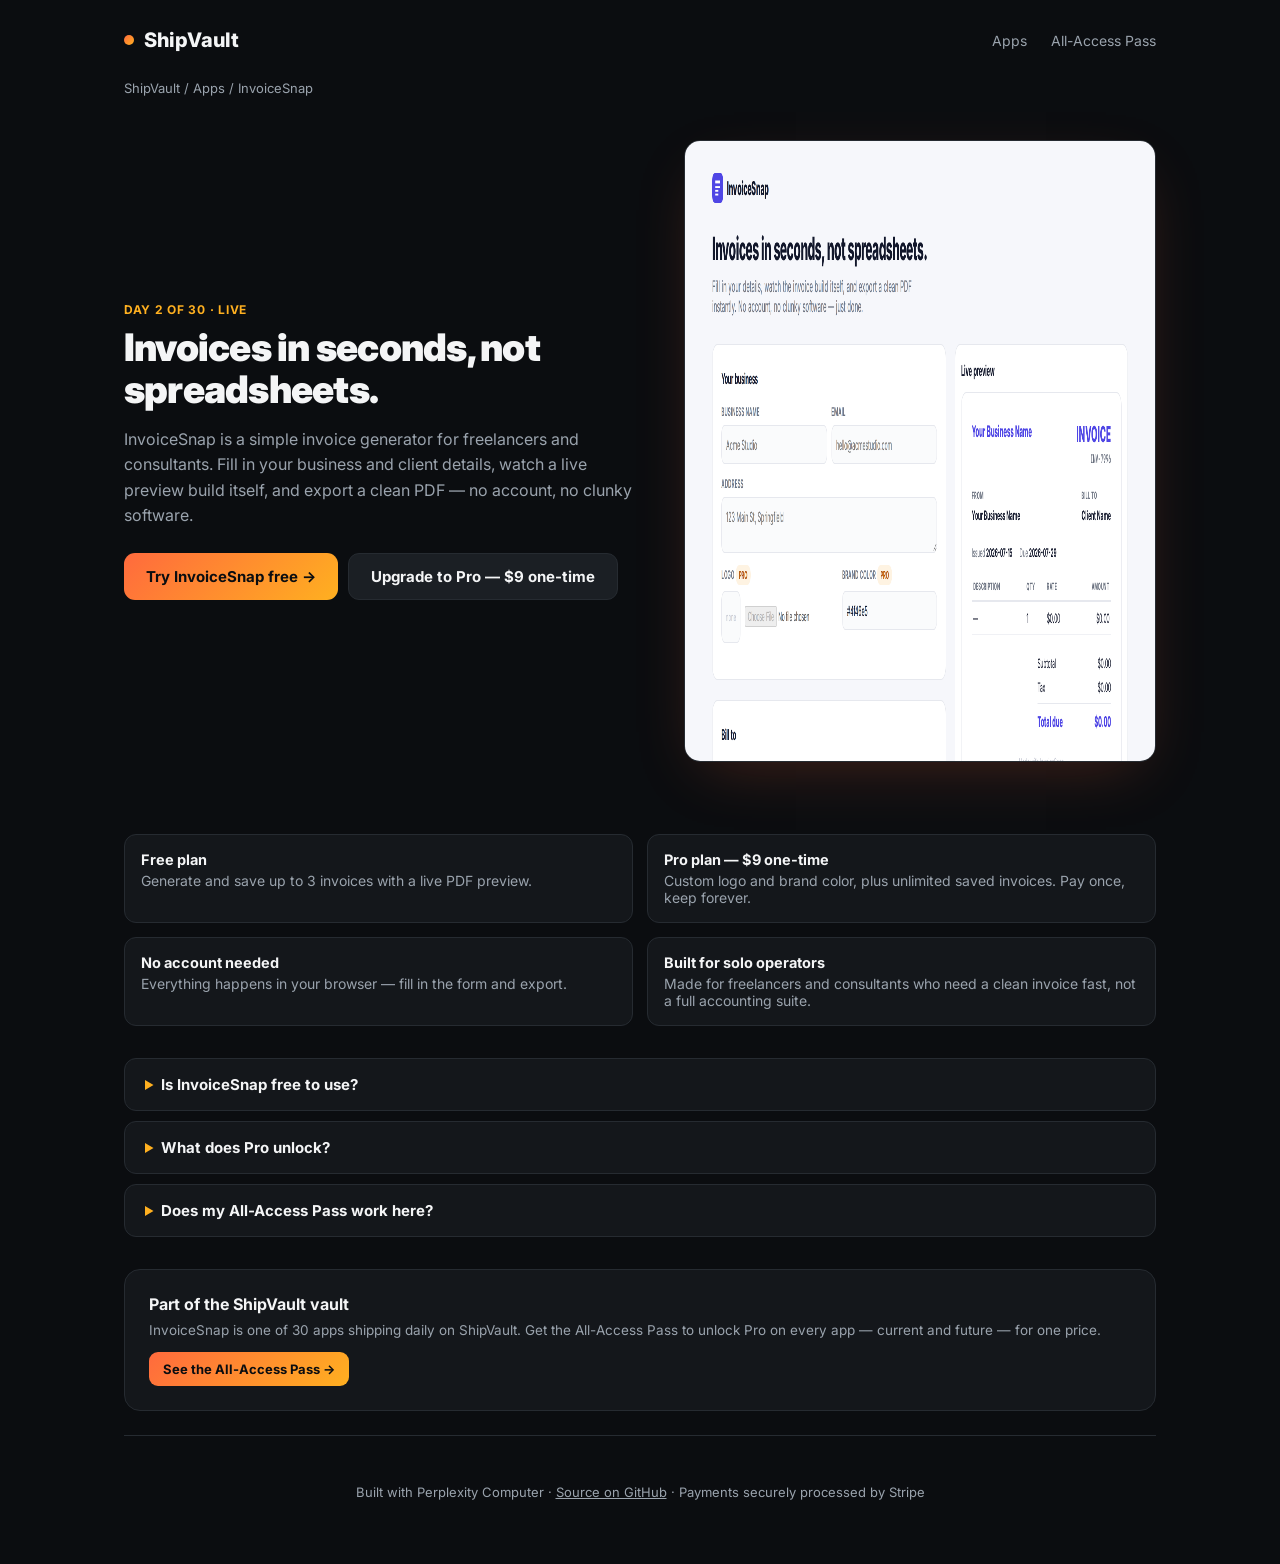
<file: apps/invoicesnap.html>
<!DOCTYPE html>
<html lang="en">
<head>
<meta charset="UTF-8" />
<meta name="viewport" content="width=device-width, initial-scale=1.0" />
<title>InvoiceSnap — Simple Invoice Generator | ShipVault</title>
<meta name="description" content="Fill in your details, watch the invoice build itself, and export a clean PDF instantly. Pro adds custom branding and unlimited invoices for $9 one-time." />
<link rel="canonical" href="https://shipvault.vercel.app/apps/invoicesnap" />
<meta property="og:title" content="InvoiceSnap — Simple Invoice Generator" />
<meta property="og:description" content="Invoices in seconds, not spreadsheets. A simple invoice generator with PDF export." />
<meta property="og:type" content="website" />
<meta property="og:image" content="https://shipvault.vercel.app/assets/invoicesnap.png" />
<link rel="preconnect" href="https://fonts.googleapis.com">
<link href="https://fonts.googleapis.com/css2?family=Inter:wght@400;500;600;700;800;900&display=swap" rel="stylesheet">
<link rel="stylesheet" href="/assets/style.css">
<script type="application/ld+json">
{
  "@context": "https://schema.org",
  "@type": "SoftwareApplication",
  "name": "InvoiceSnap",
  "applicationCategory": "BusinessApplication",
  "operatingSystem": "Web",
  "description": "Simple invoice generator with PDF export. Pro adds custom branding/logo and unlimited saved invoices.",
  "offers": {
    "@type": "Offer",
    "price": "9",
    "priceCurrency": "USD"
  },
  "url": "https://invoicesnap-smoky.vercel.app"
}
</script>
</head>
<body>
<div class="wrap">
  <nav>
    <a class="logo" href="/"><span class="dot"></span> ShipVault</a>
    <div class="nav-links"><a href="/#apps">Apps</a><a href="/#pricing">All-Access Pass</a></div>
  </nav>

  <div class="breadcrumb"><a href="/">ShipVault</a> / <a href="/#apps">Apps</a> / InvoiceSnap</div>

  <div class="detail-hero">
    <div>
      <div class="day-tag">DAY 2 OF 30 · LIVE</div>
      <h1>Invoices in seconds, not spreadsheets.</h1>
      <p class="lede">InvoiceSnap is a simple invoice generator for freelancers and consultants. Fill in your business and client details, watch a live preview build itself, and export a clean PDF — no account, no clunky software.</p>
      <div class="cta-row">
        <a class="btn btn-primary" href="https://invoicesnap-smoky.vercel.app" target="_blank" rel="noopener">Try InvoiceSnap free →</a>
        <a class="btn" href="https://buy.stripe.com/5kQfZh3PcaLjghj0SY04803" target="_blank" rel="noopener">Upgrade to Pro — $9 one-time</a>
      </div>
    </div>
    <div class="shot-frame"><img src="/assets/invoicesnap.png" alt="InvoiceSnap invoice generator screenshot" loading="lazy" width="1280" height="620"></div>
  </div>

  <div class="feature-list">
    <div class="feature-item"><b>Free plan</b>Generate and save up to 3 invoices with a live PDF preview.</div>
    <div class="feature-item"><b>Pro plan — $9 one-time</b>Custom logo and brand color, plus unlimited saved invoices. Pay once, keep forever.</div>
    <div class="feature-item"><b>No account needed</b>Everything happens in your browser — fill in the form and export.</div>
    <div class="feature-item"><b>Built for solo operators</b>Made for freelancers and consultants who need a clean invoice fast, not a full accounting suite.</div>
  </div>

  <div class="faq">
    <details>
      <summary>Is InvoiceSnap free to use?</summary>
      <p>Yes — the free plan lets you create and save up to 3 invoices with full PDF export.</p>
    </details>
    <details>
      <summary>What does Pro unlock?</summary>
      <p>Pro adds a custom logo and brand color on your invoices and removes the 3-invoice save limit — for a one-time $9 payment, not a subscription.</p>
    </details>
    <details>
      <summary>Does my All-Access Pass work here?</summary>
      <p>Yes — if you already own the ShipVault All-Access Pass, paste your key into the "All-Access Pass" box in the bottom-right corner of the app to unlock Pro instantly.</p>
    </details>
  </div>

  <div class="related">
    <h3>Part of the ShipVault vault</h3>
    <p>InvoiceSnap is one of 30 apps shipping daily on ShipVault. Get the All-Access Pass to unlock Pro on every app — current and future — for one price.</p>
    <a class="btn btn-primary btn-sm" href="/#pricing">See the All-Access Pass →</a>
  </div>

  <footer>Built with Perplexity Computer · <a href="https://github.com/ProfessorInfluence/invoicesnap" target="_blank" rel="noopener">Source on GitHub</a> · Payments securely processed by Stripe</footer>
</div>
</body>
</html>
</file>
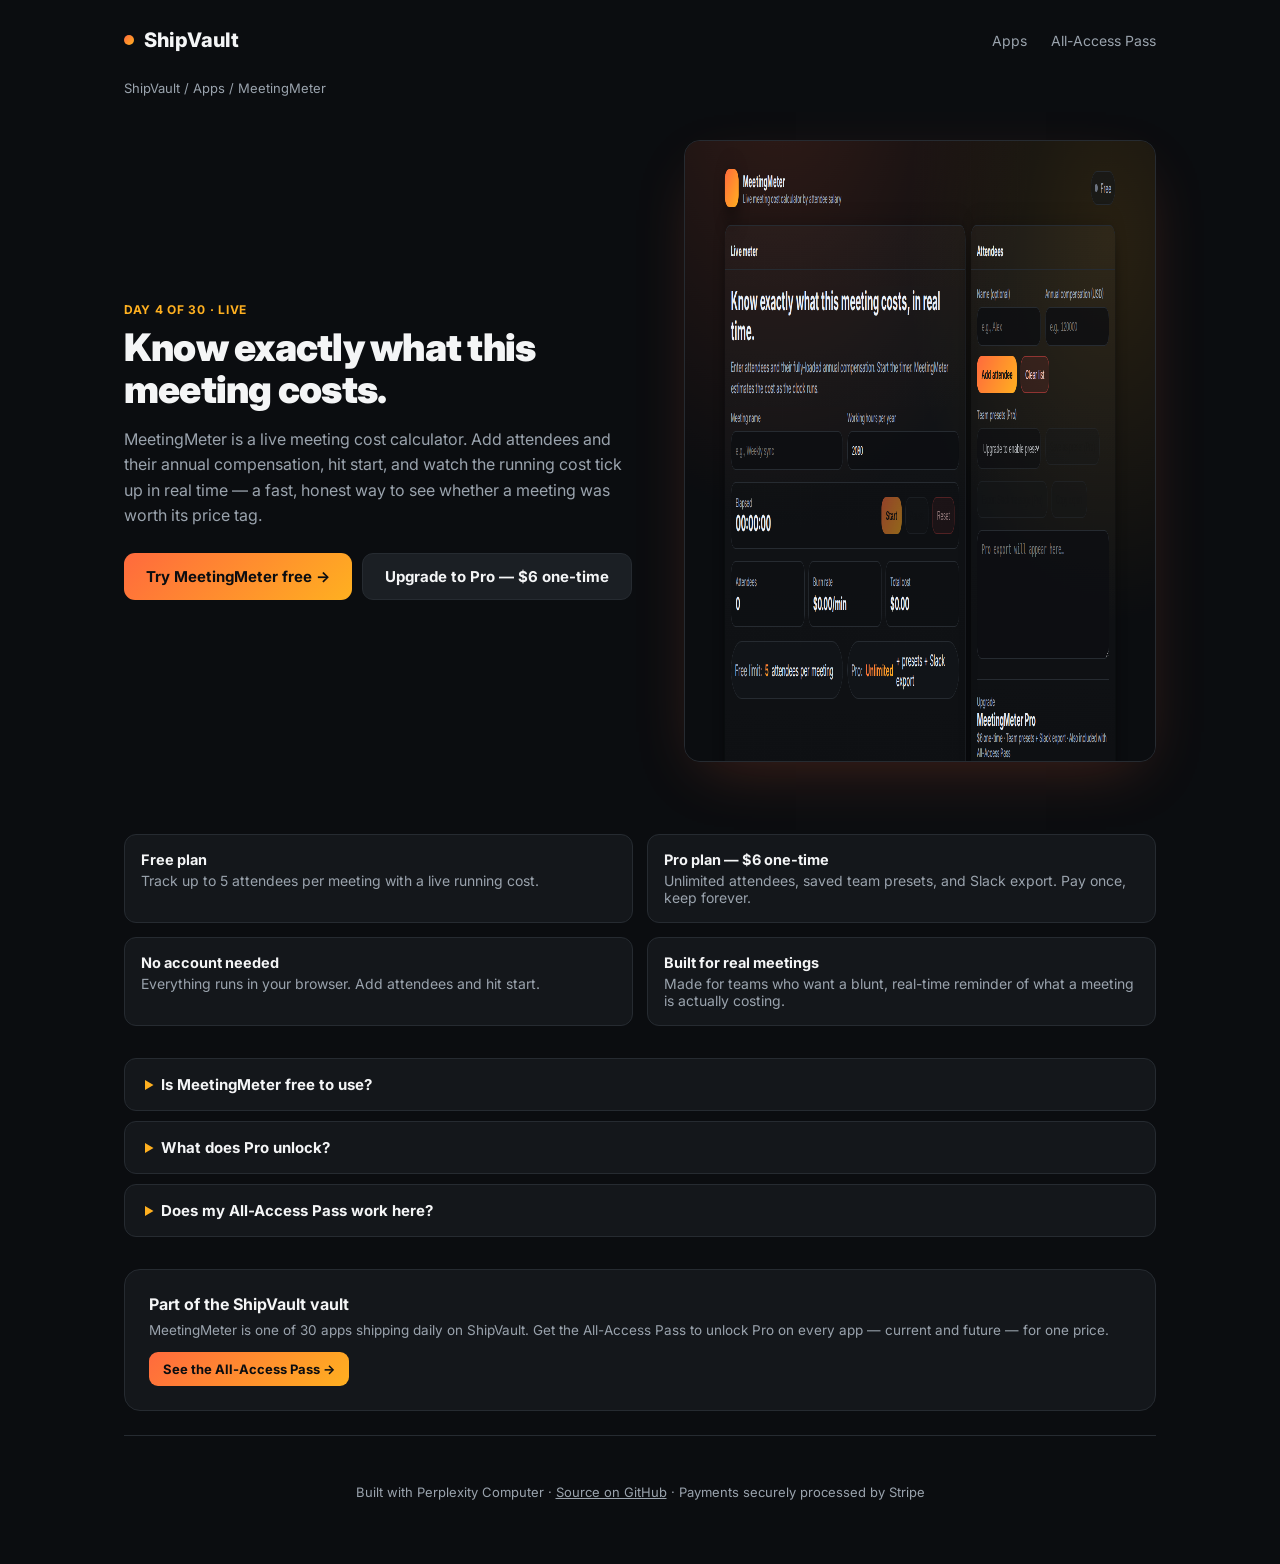
<file: apps/meetingmeter.html>
<!DOCTYPE html>
<html lang="en">
<head>
<meta charset="UTF-8" />
<meta name="viewport" content="width=device-width, initial-scale=1.0" />
<title>MeetingMeter — Live Meeting Cost Calculator | ShipVault</title>
<meta name="description" content="See exactly what a meeting costs while it's happening, calculated live from attendee salaries. Pro adds team presets and Slack export for $6 one-time." />
<link rel="canonical" href="https://shipvault.vercel.app/apps/meetingmeter" />
<meta property="og:title" content="MeetingMeter — Live Meeting Cost Calculator" />
<meta property="og:description" content="Know exactly what this meeting costs, in real time. A live meeting cost calculator by attendee salary." />
<meta property="og:type" content="website" />
<meta property="og:image" content="https://shipvault.vercel.app/assets/meetingmeter.png" />
<link rel="preconnect" href="https://fonts.googleapis.com">
<link href="https://fonts.googleapis.com/css2?family=Inter:wght@400;500;600;700;800;900&display=swap" rel="stylesheet">
<link rel="stylesheet" href="/assets/style.css">
<script type="application/ld+json">
{
  "@context": "https://schema.org",
  "@type": "SoftwareApplication",
  "name": "MeetingMeter",
  "applicationCategory": "BusinessApplication",
  "operatingSystem": "Web",
  "description": "Live meeting cost calculator by attendee salary. Pro adds team presets and Slack export.",
  "offers": {
    "@type": "Offer",
    "price": "6",
    "priceCurrency": "USD"
  },
  "url": "https://meetingmeter-one.vercel.app"
}
</script>
</head>
<body>
<div class="wrap">
  <nav>
    <a class="logo" href="/"><span class="dot"></span> ShipVault</a>
    <div class="nav-links"><a href="/#apps">Apps</a><a href="/#pricing">All-Access Pass</a></div>
  </nav>

  <div class="breadcrumb"><a href="/">ShipVault</a> / <a href="/#apps">Apps</a> / MeetingMeter</div>

  <div class="detail-hero">
    <div>
      <div class="day-tag">DAY 4 OF 30 · LIVE</div>
      <h1>Know exactly what this meeting costs.</h1>
      <p class="lede">MeetingMeter is a live meeting cost calculator. Add attendees and their annual compensation, hit start, and watch the running cost tick up in real time — a fast, honest way to see whether a meeting was worth its price tag.</p>
      <div class="cta-row">
        <a class="btn btn-primary" href="https://meetingmeter-one.vercel.app" target="_blank" rel="noopener">Try MeetingMeter free →</a>
        <a class="btn" href="https://buy.stripe.com/7sYaEXetQf1zc137hm04807" target="_blank" rel="noopener">Upgrade to Pro — $6 one-time</a>
      </div>
    </div>
    <div class="shot-frame"><img src="/assets/meetingmeter.png" alt="MeetingMeter live meeting cost calculator screenshot" loading="lazy" width="1280" height="620"></div>
  </div>

  <div class="feature-list">
    <div class="feature-item"><b>Free plan</b>Track up to 5 attendees per meeting with a live running cost.</div>
    <div class="feature-item"><b>Pro plan — $6 one-time</b>Unlimited attendees, saved team presets, and Slack export. Pay once, keep forever.</div>
    <div class="feature-item"><b>No account needed</b>Everything runs in your browser. Add attendees and hit start.</div>
    <div class="feature-item"><b>Built for real meetings</b>Made for teams who want a blunt, real-time reminder of what a meeting is actually costing.</div>
  </div>

  <div class="faq">
    <details>
      <summary>Is MeetingMeter free to use?</summary>
      <p>Yes — the free plan tracks up to 5 attendees per meeting with a live cost timer, no account or signup required.</p>
    </details>
    <details>
      <summary>What does Pro unlock?</summary>
      <p>Pro removes the 5-attendee limit and adds saved team presets plus Slack export — for a one-time $6 payment, not a subscription.</p>
    </details>
    <details>
      <summary>Does my All-Access Pass work here?</summary>
      <p>Yes — if you already own the ShipVault All-Access Pass, paste your key into the "All-Access Pass" box in the bottom-right corner of the app to unlock Pro instantly.</p>
    </details>
  </div>

  <div class="related">
    <h3>Part of the ShipVault vault</h3>
    <p>MeetingMeter is one of 30 apps shipping daily on ShipVault. Get the All-Access Pass to unlock Pro on every app — current and future — for one price.</p>
    <a class="btn btn-primary btn-sm" href="/#pricing">See the All-Access Pass →</a>
  </div>

  <footer>Built with Perplexity Computer · <a href="https://github.com/ProfessorInfluence/meetingmeter" target="_blank" rel="noopener">Source on GitHub</a> · Payments securely processed by Stripe</footer>
</div>
</body>
</html>
</file>
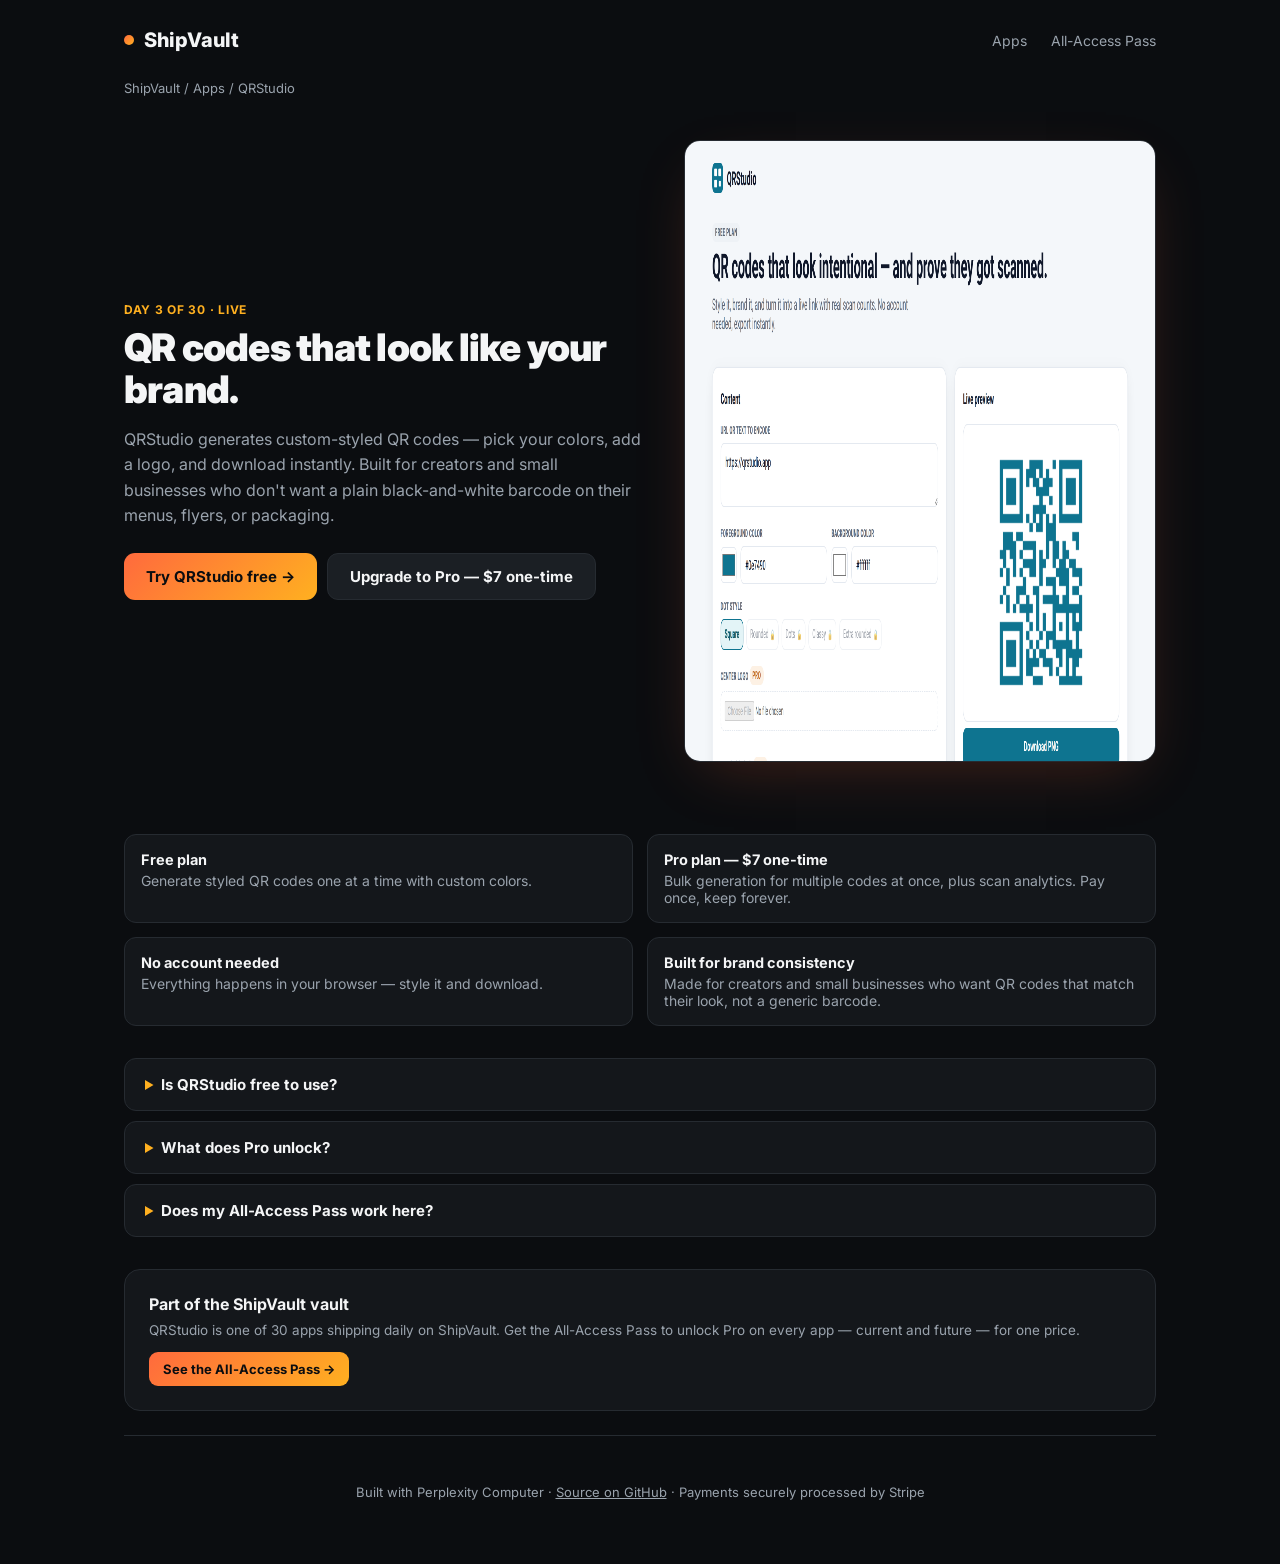
<file: apps/qrstudio.html>
<!DOCTYPE html>
<html lang="en">
<head>
<meta charset="UTF-8" />
<meta name="viewport" content="width=device-width, initial-scale=1.0" />
<title>QRStudio — Custom Styled QR Code Generator | ShipVault</title>
<meta name="description" content="Generate custom-styled QR codes with your own colors and logo in seconds. Pro adds bulk generation and scan analytics for $7 one-time." />
<link rel="canonical" href="https://shipvault.vercel.app/apps/qrstudio" />
<meta property="og:title" content="QRStudio — Custom Styled QR Code Generator" />
<meta property="og:description" content="QR codes that look like your brand, not a barcode. Custom styled QR code generator." />
<meta property="og:type" content="website" />
<meta property="og:image" content="https://shipvault.vercel.app/assets/qrstudio.png" />
<link rel="preconnect" href="https://fonts.googleapis.com">
<link href="https://fonts.googleapis.com/css2?family=Inter:wght@400;500;600;700;800;900&display=swap" rel="stylesheet">
<link rel="stylesheet" href="/assets/style.css">
<script type="application/ld+json">
{
  "@context": "https://schema.org",
  "@type": "SoftwareApplication",
  "name": "QRStudio",
  "applicationCategory": "DesignApplication",
  "operatingSystem": "Web",
  "description": "Custom styled QR code generator. Pro adds bulk generation and scan analytics.",
  "offers": {
    "@type": "Offer",
    "price": "7",
    "priceCurrency": "USD"
  },
  "url": "https://qrstudio-rho.vercel.app"
}
</script>
</head>
<body>
<div class="wrap">
  <nav>
    <a class="logo" href="/"><span class="dot"></span> ShipVault</a>
    <div class="nav-links"><a href="/#apps">Apps</a><a href="/#pricing">All-Access Pass</a></div>
  </nav>

  <div class="breadcrumb"><a href="/">ShipVault</a> / <a href="/#apps">Apps</a> / QRStudio</div>

  <div class="detail-hero">
    <div>
      <div class="day-tag">DAY 3 OF 30 · LIVE</div>
      <h1>QR codes that look like your brand.</h1>
      <p class="lede">QRStudio generates custom-styled QR codes — pick your colors, add a logo, and download instantly. Built for creators and small businesses who don't want a plain black-and-white barcode on their menus, flyers, or packaging.</p>
      <div class="cta-row">
        <a class="btn btn-primary" href="https://qrstudio-rho.vercel.app" target="_blank" rel="noopener">Try QRStudio free →</a>
        <a class="btn" href="https://buy.stripe.com/6oUfZh0D0dXvfdf59e04804" target="_blank" rel="noopener">Upgrade to Pro — $7 one-time</a>
      </div>
    </div>
    <div class="shot-frame"><img src="/assets/qrstudio.png" alt="QRStudio custom QR code generator screenshot" loading="lazy" width="1280" height="620"></div>
  </div>

  <div class="feature-list">
    <div class="feature-item"><b>Free plan</b>Generate styled QR codes one at a time with custom colors.</div>
    <div class="feature-item"><b>Pro plan — $7 one-time</b>Bulk generation for multiple codes at once, plus scan analytics. Pay once, keep forever.</div>
    <div class="feature-item"><b>No account needed</b>Everything happens in your browser — style it and download.</div>
    <div class="feature-item"><b>Built for brand consistency</b>Made for creators and small businesses who want QR codes that match their look, not a generic barcode.</div>
  </div>

  <div class="faq">
    <details>
      <summary>Is QRStudio free to use?</summary>
      <p>Yes — the free plan lets you generate individually styled QR codes with custom colors at no cost.</p>
    </details>
    <details>
      <summary>What does Pro unlock?</summary>
      <p>Pro adds bulk generation for multiple codes at once and scan analytics — for a one-time $7 payment, not a subscription.</p>
    </details>
    <details>
      <summary>Does my All-Access Pass work here?</summary>
      <p>Yes — if you already own the ShipVault All-Access Pass, paste your key into the "All-Access Pass" box in the bottom-right corner of the app to unlock Pro instantly.</p>
    </details>
  </div>

  <div class="related">
    <h3>Part of the ShipVault vault</h3>
    <p>QRStudio is one of 30 apps shipping daily on ShipVault. Get the All-Access Pass to unlock Pro on every app — current and future — for one price.</p>
    <a class="btn btn-primary btn-sm" href="/#pricing">See the All-Access Pass →</a>
  </div>

  <footer>Built with Perplexity Computer · <a href="https://github.com/ProfessorInfluence/qrstudio" target="_blank" rel="noopener">Source on GitHub</a> · Payments securely processed by Stripe</footer>
</div>
</body>
</html>
</file>
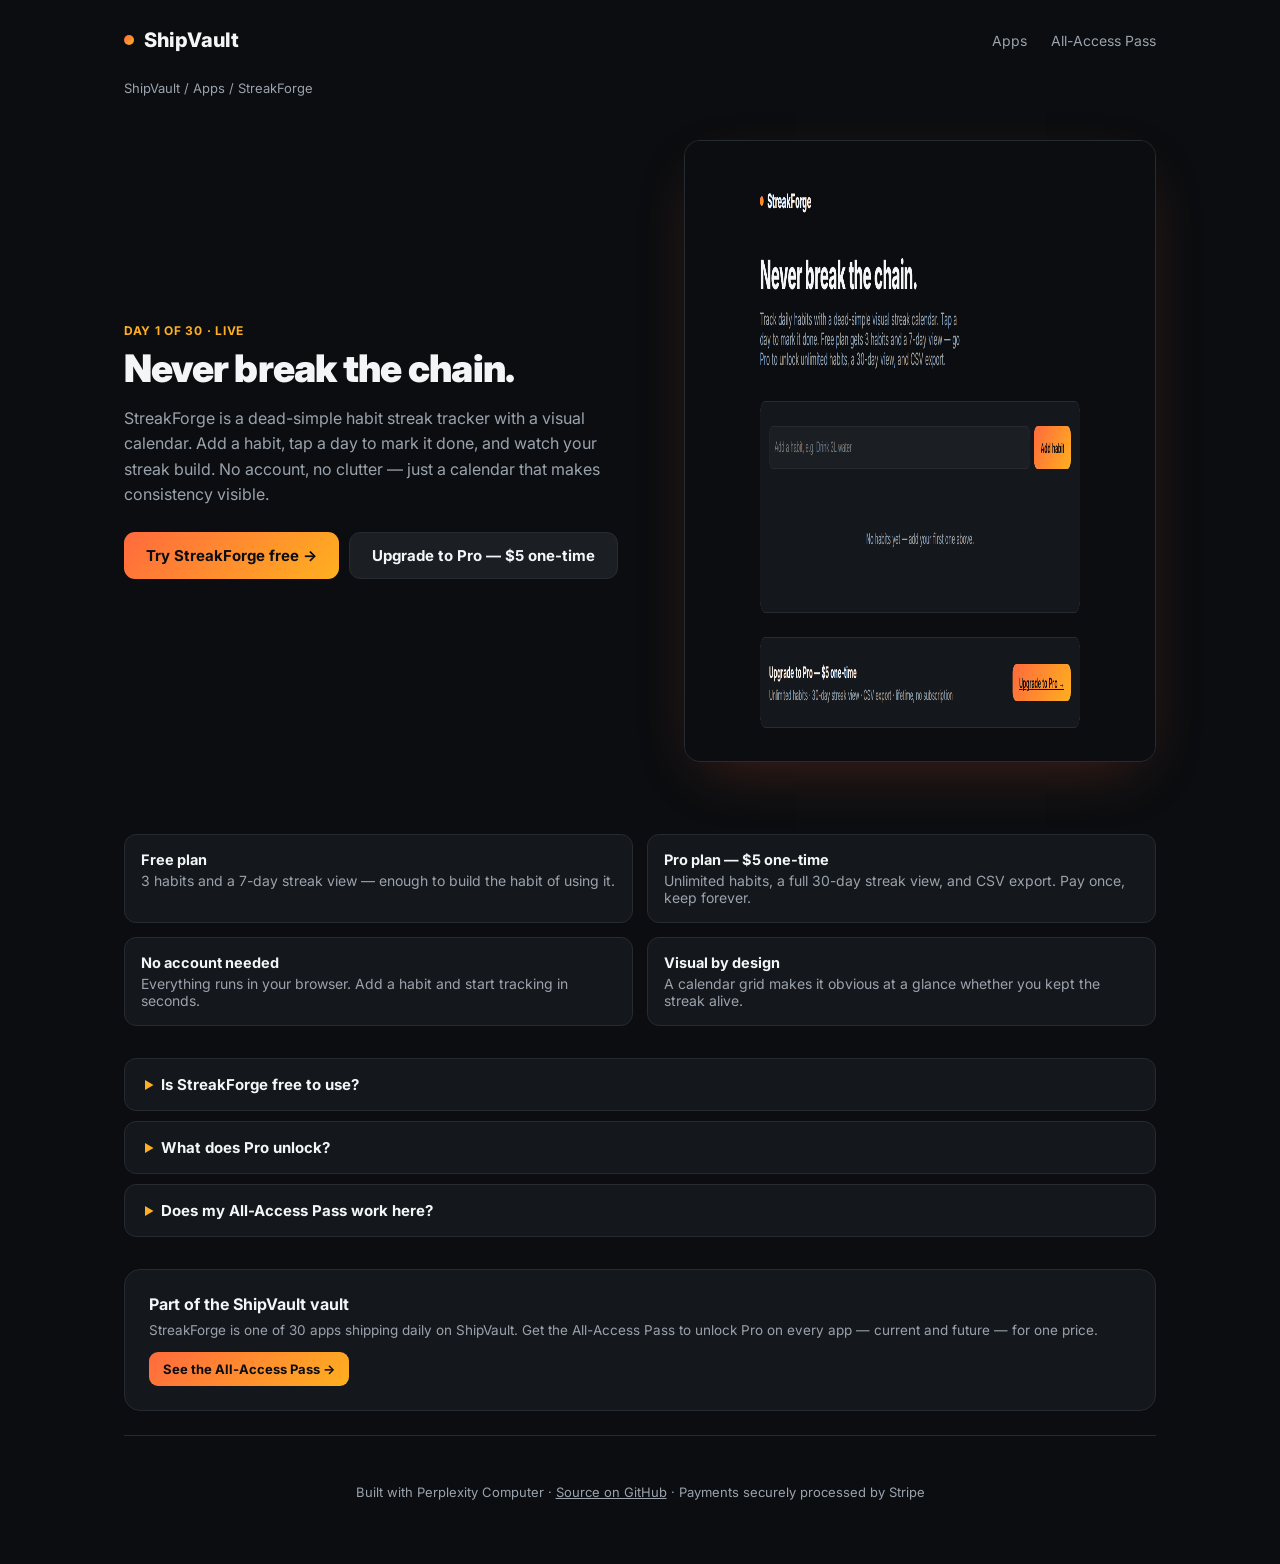
<file: apps/streakforge.html>
<!DOCTYPE html>
<html lang="en">
<head>
<meta charset="UTF-8" />
<meta name="viewport" content="width=device-width, initial-scale=1.0" />
<title>StreakForge — Habit Streak Tracker | ShipVault</title>
<meta name="description" content="Track daily habits with a dead-simple visual streak calendar. Free plan covers 3 habits; Pro unlocks unlimited habits, a 30-day view, and CSV export for $5 one-time." />
<link rel="canonical" href="https://shipvault.vercel.app/apps/streakforge" />
<meta property="og:title" content="StreakForge — Habit Streak Tracker" />
<meta property="og:description" content="Never break the chain. A dead-simple visual habit streak tracker." />
<meta property="og:type" content="website" />
<meta property="og:image" content="https://shipvault.vercel.app/assets/streakforge.png" />
<link rel="preconnect" href="https://fonts.googleapis.com">
<link href="https://fonts.googleapis.com/css2?family=Inter:wght@400;500;600;700;800;900&display=swap" rel="stylesheet">
<link rel="stylesheet" href="/assets/style.css">
<script type="application/ld+json">
{
  "@context": "https://schema.org",
  "@type": "SoftwareApplication",
  "name": "StreakForge",
  "applicationCategory": "LifestyleApplication",
  "operatingSystem": "Web",
  "description": "Habit streak tracker with a visual calendar. Free plan covers 3 habits and a 7-day view; Pro unlocks unlimited habits, a 30-day view, and CSV export.",
  "offers": {
    "@type": "Offer",
    "price": "5",
    "priceCurrency": "USD"
  },
  "url": "https://streakforge-murex.vercel.app"
}
</script>
</head>
<body>
<div class="wrap">
  <nav>
    <a class="logo" href="/"><span class="dot"></span> ShipVault</a>
    <div class="nav-links"><a href="/#apps">Apps</a><a href="/#pricing">All-Access Pass</a></div>
  </nav>

  <div class="breadcrumb"><a href="/">ShipVault</a> / <a href="/#apps">Apps</a> / StreakForge</div>

  <div class="detail-hero">
    <div>
      <div class="day-tag">DAY 1 OF 30 · LIVE</div>
      <h1>Never break the chain.</h1>
      <p class="lede">StreakForge is a dead-simple habit streak tracker with a visual calendar. Add a habit, tap a day to mark it done, and watch your streak build. No account, no clutter — just a calendar that makes consistency visible.</p>
      <div class="cta-row">
        <a class="btn btn-primary" href="https://streakforge-murex.vercel.app" target="_blank" rel="noopener">Try StreakForge free →</a>
        <a class="btn" href="https://buy.stripe.com/bJe4gz1H406FfdffNS04802" target="_blank" rel="noopener">Upgrade to Pro — $5 one-time</a>
      </div>
    </div>
    <div class="shot-frame"><img src="/assets/streakforge.png" alt="StreakForge habit streak tracker screenshot" loading="lazy" width="1280" height="620"></div>
  </div>

  <div class="feature-list">
    <div class="feature-item"><b>Free plan</b>3 habits and a 7-day streak view — enough to build the habit of using it.</div>
    <div class="feature-item"><b>Pro plan — $5 one-time</b>Unlimited habits, a full 30-day streak view, and CSV export. Pay once, keep forever.</div>
    <div class="feature-item"><b>No account needed</b>Everything runs in your browser. Add a habit and start tracking in seconds.</div>
    <div class="feature-item"><b>Visual by design</b>A calendar grid makes it obvious at a glance whether you kept the streak alive.</div>
  </div>

  <div class="faq">
    <details>
      <summary>Is StreakForge free to use?</summary>
      <p>Yes — the free plan supports up to 3 habits with a 7-day view, no account or signup required.</p>
    </details>
    <details>
      <summary>What does Pro unlock?</summary>
      <p>Pro removes the 3-habit limit, extends the view to 30 days, and adds CSV export — for a one-time $5 payment, not a subscription.</p>
    </details>
    <details>
      <summary>Does my All-Access Pass work here?</summary>
      <p>Yes — if you already own the ShipVault All-Access Pass, paste your key into the "All-Access Pass" box in the bottom-right corner of the app to unlock Pro instantly.</p>
    </details>
  </div>

  <div class="related">
    <h3>Part of the ShipVault vault</h3>
    <p>StreakForge is one of 30 apps shipping daily on ShipVault. Get the All-Access Pass to unlock Pro on every app — current and future — for one price.</p>
    <a class="btn btn-primary btn-sm" href="/#pricing">See the All-Access Pass →</a>
  </div>

  <footer>Built with Perplexity Computer · <a href="https://github.com/ProfessorInfluence/streakforge" target="_blank" rel="noopener">Source on GitHub</a> · Payments securely processed by Stripe</footer>
</div>
</body>
</html>
</file>
<file: assets/style.css>
:root{
  --bg:#0b0d10; --panel:#14171b; --panel2:#1b1f24; --border:#262b31;
  --text:#f4f5f6; --muted:#9aa3ad; --accent:#ff6a3d; --accent2:#ffb020;
  --good:#3ddc84; --radius:16px;
}
*{box-sizing:border-box;}
html{scroll-behavior:smooth;}
body{margin:0;font-family:'Inter',system-ui,sans-serif;background:var(--bg);color:var(--text);}
a{color:inherit;}
.wrap{max-width:1080px;margin:0 auto;padding:0 24px;}
.grad{background:linear-gradient(135deg,var(--accent),var(--accent2));-webkit-background-clip:text;background-clip:text;color:transparent;}

nav{display:flex;align-items:center;justify-content:space-between;padding:28px 0;}
.logo{display:flex;align-items:center;gap:10px;font-weight:800;font-size:20px;text-decoration:none;}
.logo .dot{width:10px;height:10px;border-radius:50%;background:linear-gradient(135deg,var(--accent),var(--accent2));}
.nav-links{display:flex;gap:24px;font-size:14px;color:var(--muted);}
.nav-links a{text-decoration:none;}
.nav-links a:hover{color:var(--text);}

.btn{padding:13px 22px;border-radius:11px;font-weight:700;font-size:15px;cursor:pointer;border:1px solid var(--border);background:var(--panel2);color:var(--text);text-decoration:none;display:inline-flex;align-items:center;gap:8px;transition:.15s;}
.btn:hover{border-color:#3a4048;transform:translateY(-1px);}
.btn-primary{background:linear-gradient(135deg,var(--accent),var(--accent2));color:#0b0d10;border:none;}
.btn-primary:hover{filter:brightness(1.08);}
.btn-text{background:none;border:none;color:var(--accent2);font-weight:700;text-decoration:none;padding:13px 4px;}
.btn-text:hover{text-decoration:underline;}
.btn-sm{padding:9px 14px;font-size:13px;border-radius:9px;}

.hero{text-align:center;padding:32px 0 8px;}
.hero h1{font-size:48px;line-height:1.08;font-weight:900;letter-spacing:-0.03em;margin:0 0 16px;}
.hero p{color:var(--muted);font-size:18px;max-width:620px;margin:0 auto 30px;}
.hero-cta{display:flex;gap:6px;justify-content:center;flex-wrap:wrap;align-items:center;}
.proof-strip{display:flex;justify-content:center;gap:10px;flex-wrap:wrap;margin-top:32px;font-size:13px;color:var(--muted);}
.proof-strip span{background:var(--panel);border:1px solid var(--border);padding:6px 14px;border-radius:20px;}
.proof-strip a{color:var(--muted);text-decoration:none;}
.proof-strip a:hover{color:var(--text);}

section{margin:72px 0;}
.section-head{margin-bottom:24px;}
.section-head h2{font-size:26px;font-weight:800;margin:0 0 6px;letter-spacing:-0.01em;}
.section-head p{color:var(--muted);margin:0;font-size:15px;}

.persona-grid{display:grid;grid-template-columns:repeat(3,1fr);gap:16px;}
.persona-card{background:var(--panel);border:1px solid var(--border);border-radius:var(--radius);padding:22px;}
.persona-card .icon{font-size:22px;margin-bottom:10px;display:block;}
.persona-card h3{margin:0 0 6px;font-size:16px;font-weight:700;}
.persona-card p{margin:0 0 10px;color:var(--muted);font-size:13.5px;line-height:1.5;}
.persona-card .apps{font-size:12px;color:var(--accent2);}

.grid{display:grid;grid-template-columns:repeat(auto-fill,minmax(260px,1fr));gap:16px;}
.card{background:var(--panel);border:1px solid var(--border);border-radius:var(--radius);padding:20px;display:flex;flex-direction:column;gap:10px;transition:.15s;}
.card.live:hover{border-color:var(--accent);transform:translateY(-2px);}
.card.pending{opacity:.5;}
.card-top{display:flex;align-items:center;justify-content:space-between;}
.day-badge{font-size:11px;font-weight:700;color:var(--muted);letter-spacing:.04em;}
.status-live{font-size:11px;font-weight:700;color:var(--good);background:rgba(61,220,132,.12);padding:3px 9px;border-radius:20px;}
.status-pending{font-size:11px;font-weight:700;color:var(--muted);background:var(--panel2);padding:3px 9px;border-radius:20px;}
.card h3{margin:0;font-size:17px;font-weight:700;}
.card h3 a{text-decoration:none;}
.card h3 a:hover{color:var(--accent2);}
.card .idea{color:var(--muted);font-size:13px;line-height:1.4;flex:1;}
.card-actions{display:flex;gap:8px;margin-top:6px;}
.card-actions a{flex:1;text-align:center;padding:9px 0;border-radius:9px;font-size:13px;font-weight:600;text-decoration:none;}
.a-try{background:var(--panel2);color:var(--text);border:1px solid var(--border);}
.a-buy{background:linear-gradient(135deg,var(--accent),var(--accent2));color:#0b0d10;}

.filter-row{display:flex;gap:8px;margin-bottom:20px;flex-wrap:wrap;}
.filter-chip{background:var(--panel2);border:1px solid var(--border);color:var(--muted);font-size:13px;font-weight:600;padding:7px 14px;border-radius:20px;cursor:pointer;}
.filter-chip.active{background:linear-gradient(135deg,var(--accent),var(--accent2));color:#0b0d10;border:none;}

.pricing{display:grid;grid-template-columns:repeat(auto-fit,minmax(260px,1fr));gap:20px;}
.plan{background:var(--panel);border:1px solid var(--border);border-radius:var(--radius);padding:28px;display:flex;flex-direction:column;gap:14px;}
.plan.featured{border-color:var(--accent2);background:linear-gradient(160deg,#1b140f,#14171b);}
.plan .tag{font-size:12px;font-weight:700;color:var(--accent2);text-transform:uppercase;letter-spacing:.06em;}
.plan .price{font-size:36px;font-weight:800;}
.plan .price span{font-size:15px;color:var(--muted);font-weight:500;}
.plan ul{list-style:none;padding:0;margin:0;display:flex;flex-direction:column;gap:8px;font-size:14px;color:var(--muted);}
.plan ul li:before{content:"✓ ";color:var(--good);font-weight:700;}
.guarantee{text-align:center;color:var(--muted);font-size:13px;margin-top:18px;}

.faq{display:flex;flex-direction:column;gap:10px;}
.faq details{background:var(--panel);border:1px solid var(--border);border-radius:12px;padding:16px 20px;}
.faq summary{cursor:pointer;font-weight:700;font-size:15px;}
.faq summary::marker{color:var(--accent2);}
.faq p{color:var(--muted);font-size:14px;margin:10px 0 0;line-height:1.55;}

.redeem{background:var(--panel);border:1px solid var(--border);border-radius:var(--radius);padding:24px;text-align:center;}
.redeem input{padding:12px 14px;border-radius:10px;border:1px solid var(--border);background:var(--panel2);color:var(--text);font-size:15px;width:260px;margin-right:8px;}
#redeemMsg{margin-top:12px;font-size:14px;color:var(--muted);}

.success-box{background:linear-gradient(160deg,#12241a,#14171b);border:1px solid var(--good);border-radius:var(--radius);padding:32px;text-align:center;margin-bottom:24px;}
.success-box h2{margin:0 0 8px;}
.key-display{font-family:monospace;font-size:20px;background:var(--panel2);border:1px solid var(--border);border-radius:10px;padding:14px 20px;margin:16px auto;display:inline-block;letter-spacing:1px;}

footer{color:var(--muted);font-size:13px;text-align:center;padding:48px 0 64px;border-top:1px solid var(--border);margin-top:24px;}
footer a{color:var(--muted);text-decoration:underline;}

/* App detail page */
.breadcrumb{font-size:13px;color:var(--muted);margin-bottom:24px;}
.breadcrumb a{text-decoration:none;color:var(--muted);}
.breadcrumb a:hover{color:var(--text);}
.detail-hero{display:grid;grid-template-columns:1.1fr 1fr;gap:40px;align-items:center;padding:20px 0 40px;}
.detail-hero .day-tag{font-size:12px;font-weight:700;color:var(--accent2);letter-spacing:.06em;margin-bottom:10px;}
.detail-hero h1{font-size:38px;font-weight:900;letter-spacing:-0.02em;line-height:1.1;margin:0 0 16px;}
.detail-hero .lede{color:var(--muted);font-size:16px;line-height:1.6;margin:0 0 24px;}
.detail-hero .cta-row{display:flex;gap:10px;flex-wrap:wrap;}
.shot-frame{border:1px solid var(--border);border-radius:var(--radius);overflow:hidden;background:var(--panel);box-shadow:0 20px 60px -20px rgba(255,106,61,.25);}
.shot-frame img{width:100%;display:block;}
.feature-list{display:grid;grid-template-columns:repeat(2,1fr);gap:14px;margin:32px 0;}
.feature-item{background:var(--panel);border:1px solid var(--border);border-radius:12px;padding:16px;font-size:14px;color:var(--muted);}
.feature-item b{color:var(--text);display:block;margin-bottom:4px;font-size:14.5px;}
.related{background:var(--panel);border:1px solid var(--border);border-radius:var(--radius);padding:24px;margin-top:32px;}
.related h3{margin:0 0 8px;font-size:16px;}
.related p{color:var(--muted);font-size:13.5px;margin:0 0 14px;}

@media (max-width:820px){
  .hero h1{font-size:34px;}
  .persona-grid{grid-template-columns:1fr;}
  .detail-hero{grid-template-columns:1fr;}
  .feature-list{grid-template-columns:1fr;}
}
</file>
